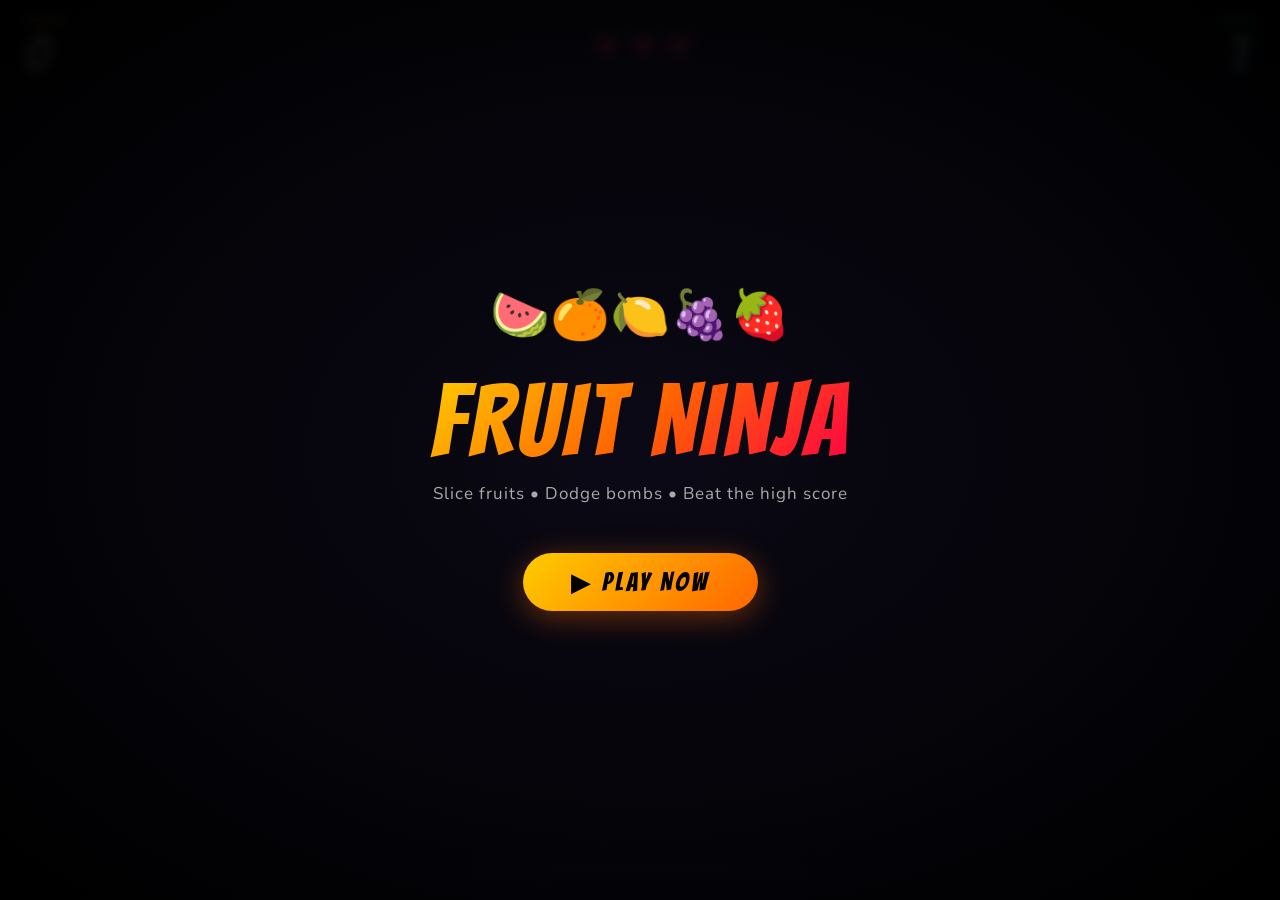
<file: public/fruit slice/index.html>
<!DOCTYPE html>
<html lang="en">
<head>
<meta charset="UTF-8">
<meta name="viewport" content="width=device-width, initial-scale=1.0">
<title>🍉 Fruit Ninja</title>
<style>
  @import url('https://fonts.googleapis.com/css2?family=Bangers&family=Nunito:wght@700;900&display=swap');

  * { margin: 0; padding: 0; box-sizing: border-box; }

  body {
    background: #0a0a0f;
    font-family: 'Nunito', sans-serif;
    overflow: hidden;
    height: 100vh;
    width: 100vw;
    user-select: none;
  }

  #bg-canvas {
    position: fixed;
    top: 0; left: 0;
    width: 100%; height: 100%;
    z-index: 0;
  }

  #game-canvas {
    position: fixed;
    top: 0; left: 0;
    width: 100%; height: 100%;
    z-index: 2;
    cursor: crosshair;
  }

  /* HUD */
  #hud {
    position: fixed;
    top: 0; left: 0; right: 0;
    z-index: 10;
    display: flex;
    align-items: center;
    justify-content: space-between;
    padding: 14px 24px;
    background: linear-gradient(180deg, rgba(0,0,0,0.7) 0%, transparent 100%);
    pointer-events: none;
  }

  #score-box {
    display: flex;
    flex-direction: column;
    align-items: flex-start;
  }

  #score-label {
    font-family: 'Bangers', cursive;
    font-size: 13px;
    letter-spacing: 3px;
    color: #ffcc00;
    text-shadow: 0 0 10px #ffcc0088;
  }

  #score {
    font-family: 'Bangers', cursive;
    font-size: 52px;
    color: #fff;
    text-shadow: 0 0 20px #ffcc00aa, 2px 2px 0 #000;
    line-height: 1;
    transition: transform 0.1s;
  }

  #score.pop { transform: scale(1.3); }

  #lives-box {
    display: flex;
    gap: 8px;
    align-items: center;
  }

  .life-icon {
    display: inline-flex;
    align-items: center;
    justify-content: center;
    transition: all 0.4s cubic-bezier(0.175, 0.885, 0.32, 1.275);
  }
  .heart-svg {
    width: 28px;
    height: 28px;
    fill: #ff2a5f;
    filter: drop-shadow(0 0 6px rgba(255, 42, 95, 0.8));
    animation: heartBeat 1.2s infinite alternate ease-in-out;
    transition: all 0.4s;
  }
  @keyframes heartBeat {
    0% { transform: scale(1); }
    100% { transform: scale(1.12); }
  }
  .life-icon.lost .heart-svg {
    fill: #3a3a4a;
    filter: drop-shadow(0 0 2px rgba(0, 0, 0, 0.5));
    animation: none;
    transform: scale(0.75) rotate(-15deg);
    opacity: 0.4;
  }

  #level-box {
    display: flex;
    flex-direction: column;
    align-items: center;
  }

  #level-label {
    font-family: 'Bangers', cursive;
    font-size: 13px;
    letter-spacing: 3px;
    color: #00ffaa;
    text-shadow: 0 0 10px #00ffaa88;
  }

  #level {
    font-family: 'Bangers', cursive;
    font-size: 52px;
    color: #fff;
    text-shadow: 0 0 20px #00ffaaaa, 2px 2px 0 #000;
    line-height: 1;
  }

  /* Pause Button */
  #pause-btn {
    position: fixed;
    top: 14px;
    left: 50%;
    transform: translateX(-50%);
    z-index: 20;
    background: rgba(255,255,255,0.1);
    border: 2px solid rgba(255,255,255,0.3);
    border-radius: 50%;
    width: 48px; height: 48px;
    font-size: 20px;
    color: #fff;
    cursor: pointer;
    pointer-events: all;
    display: flex;
    align-items: center;
    justify-content: center;
    backdrop-filter: blur(8px);
    transition: all 0.2s;
    display: none;
  }
  #pause-btn:hover {
    background: rgba(255,255,255,0.25);
    border-color: #ffcc00;
    transform: translateX(-50%) scale(1.1);
  }

  /* Overlay Screens */
  .overlay {
    position: fixed;
    inset: 0;
    z-index: 30;
    display: flex;
    flex-direction: column;
    align-items: center;
    justify-content: center;
    background: radial-gradient(ellipse at center, rgba(10,10,20,0.92) 0%, rgba(0,0,0,0.97) 100%);
    backdrop-filter: blur(4px);
  }

  .overlay-title {
    font-family: 'Bangers', cursive;
    font-size: clamp(56px, 10vw, 100px);
    letter-spacing: 4px;
    background: linear-gradient(135deg, #ffcc00, #ff6600, #ff0044);
    -webkit-background-clip: text;
    -webkit-text-fill-color: transparent;
    background-clip: text;
    text-shadow: none;
    margin-bottom: 8px;
    animation: titleFloat 3s ease-in-out infinite;
  }

  @keyframes titleFloat {
    0%,100% { transform: translateY(0) rotate(-1deg); }
    50% { transform: translateY(-10px) rotate(1deg); }
  }

  .overlay-sub {
    font-size: 17px;
    color: #aaa;
    margin-bottom: 40px;
    letter-spacing: 1px;
  }

  .fruits-deco {
    font-size: 48px;
    margin-bottom: 20px;
    animation: spin 8s linear infinite;
  }

  @keyframes spin {
    from { transform: rotate(0); }
    to { transform: rotate(360deg); }
  }

  .btn {
    font-family: 'Bangers', cursive;
    font-size: 26px;
    letter-spacing: 3px;
    padding: 14px 48px;
    border: none;
    border-radius: 50px;
    cursor: pointer;
    transition: all 0.2s;
    margin: 8px;
    position: relative;
    overflow: hidden;
  }

  .btn-primary {
    background: linear-gradient(135deg, #ffcc00, #ff6600);
    color: #000;
    box-shadow: 0 6px 30px #ff660066;
  }

  .btn-primary:hover {
    transform: translateY(-3px) scale(1.05);
    box-shadow: 0 12px 40px #ff660099;
  }

  .btn-secondary {
    background: rgba(255,255,255,0.1);
    color: #fff;
    border: 2px solid rgba(255,255,255,0.3);
  }
  .btn-secondary:hover {
    background: rgba(255,255,255,0.2);
    transform: translateY(-2px);
  }

  #final-score {
    font-family: 'Bangers', cursive;
    font-size: 80px;
    color: #ffcc00;
    text-shadow: 0 0 40px #ffcc0099;
    line-height: 1;
    margin: 10px 0;
  }

  #high-score-label {
    font-size: 16px;
    color: #00ffaa;
    margin-bottom: 30px;
    letter-spacing: 2px;
  }

  /* Pause overlay */
  #pause-overlay .overlay-title {
    font-size: clamp(60px, 12vw, 120px);
    background: linear-gradient(135deg, #00ffaa, #00ccff);
    -webkit-background-clip: text;
    background-clip: text;
  }

  /* Combo display */
  #combo-display {
    position: fixed;
    top: 90px;
    left: 50%;
    transform: translateX(-50%);
    z-index: 15;
    font-family: 'Bangers', cursive;
    font-size: 26px;
    color: #ffcc00;
    text-shadow: 0 0 10px #ffcc00, 1px 1px 0 #000;
    pointer-events: none;
    opacity: 0;
    transition: opacity 0.3s;
    white-space: nowrap;
    background: rgba(0,0,0,0.4);
    padding: 2px 14px;
    border-radius: 20px;
  }

  /* Instructions */
  #instructions {
    position: fixed;
    bottom: 20px;
    left: 50%;
    transform: translateX(-50%);
    font-size: 13px;
    color: rgba(255,255,255,0.4);
    letter-spacing: 1px;
    z-index: 10;
    pointer-events: none;
    text-align: center;
  }

  /* Level up flash */
  #level-flash {
    position: fixed;
    inset: 0;
    z-index: 25;
    display: flex;
    align-items: center;
    justify-content: center;
    pointer-events: none;
    opacity: 0;
  }

  #level-flash-text {
    font-family: 'Bangers', cursive;
    font-size: 90px;
    color: #00ffaa;
    text-shadow: 0 0 60px #00ffaa;
    letter-spacing: 4px;
  }
</style>
</head>
<body>

<canvas id="bg-canvas"></canvas>
<canvas id="game-canvas"></canvas>

<!-- HUD -->
<div id="hud">
  <div id="score-box">
    <div id="score-label">SCORE</div>
    <div id="score">0</div>
  </div>
  <div id="lives-box">
    <span class="life-icon" id="life-1">
      <svg class="heart-svg" viewBox="0 0 24 24"><path d="M12 21.35l-1.45-1.32C5.4 15.36 2 12.28 2 8.5 2 5.42 4.42 3 7.5 3c1.74 0 3.41.81 4.5 2.09C13.09 3.81 14.76 3 16.5 3 19.58 3 22 5.42 22 8.5c0 3.78-3.4 6.86-8.55 11.54L12 21.35z"/></svg>
    </span>
    <span class="life-icon" id="life-2">
      <svg class="heart-svg" viewBox="0 0 24 24"><path d="M12 21.35l-1.45-1.32C5.4 15.36 2 12.28 2 8.5 2 5.42 4.42 3 7.5 3c1.74 0 3.41.81 4.5 2.09C13.09 3.81 14.76 3 16.5 3 19.58 3 22 5.42 22 8.5c0 3.78-3.4 6.86-8.55 11.54L12 21.35z"/></svg>
    </span>
    <span class="life-icon" id="life-3">
      <svg class="heart-svg" viewBox="0 0 24 24"><path d="M12 21.35l-1.45-1.32C5.4 15.36 2 12.28 2 8.5 2 5.42 4.42 3 7.5 3c1.74 0 3.41.81 4.5 2.09C13.09 3.81 14.76 3 16.5 3 19.58 3 22 5.42 22 8.5c0 3.78-3.4 6.86-8.55 11.54L12 21.35z"/></svg>
    </span>
  </div>
  <div id="level-box">
    <div id="level-label">LEVEL</div>
    <div id="level">1</div>
  </div>
</div>

<button id="pause-btn">⏸</button>

<!-- Combo display -->
<div id="combo-display"></div>

<!-- Level up flash -->
<div id="level-flash"><div id="level-flash-text"></div></div>

<!-- Instructions -->
<div id="instructions">Move mouse fast to slice fruits • Avoid 💣 bombs</div>

<!-- Start Screen -->
<div class="overlay" id="start-screen">
  <div class="fruits-deco">🍉🍊🍋🍇🍓</div>
  <div class="overlay-title">FRUIT NINJA</div>
  <div class="overlay-sub">Slice fruits • Dodge bombs • Beat the high score</div>
  <button class="btn btn-primary" onclick="startGame()">▶ PLAY NOW</button>
</div>

<!-- Pause Screen -->
<div class="overlay" id="pause-overlay" style="display:none">
  <div class="overlay-title">PAUSED</div>
  <div class="overlay-sub">Take a breath, ninja...</div>
  <button class="btn btn-primary" onclick="resumeGame()">▶ RESUME</button>
  <button class="btn btn-secondary" onclick="restartGame()">↺ RESTART</button>
</div>

<!-- Game Over Screen -->
<div class="overlay" id="gameover-screen" style="display:none">
  <div class="overlay-title">GAME OVER</div>
  <div id="final-score">0</div>
  <div id="high-score-label">HIGH SCORE: 0</div>
  <button class="btn btn-primary" onclick="restartGame()">↺ PLAY AGAIN</button>
</div>

<script>
const canvas = document.getElementById('game-canvas');
const ctx = canvas.getContext('2d');
const bgCanvas = document.getElementById('bg-canvas');
const bgCtx = bgCanvas.getContext('2d');

let W, H;
function resize() {
  W = canvas.width = bgCanvas.width = window.innerWidth;
  H = canvas.height = bgCanvas.height = window.innerHeight;
  drawBG();
}
window.addEventListener('resize', resize);
resize();

// ---- BG ----
function drawBG() {
  const grad = bgCtx.createRadialGradient(W/2, H/2, 0, W/2, H/2, Math.max(W,H));
  grad.addColorStop(0, '#1a0a2e');
  grad.addColorStop(0.5, '#0d0d1a');
  grad.addColorStop(1, '#000008');
  bgCtx.fillStyle = grad;
  bgCtx.fillRect(0,0,W,H);
  // Stars
  for(let i=0;i<120;i++){
    const x=Math.random()*W, y=Math.random()*H, r=Math.random()*1.5;
    bgCtx.beginPath();
    bgCtx.arc(x,y,r,0,Math.PI*2);
    bgCtx.fillStyle=`rgba(255,255,255,${Math.random()*0.6+0.1})`;
    bgCtx.fill();
  }
}

// ---- GAME STATE ----
let score = 0, lives = 3, level = 1, gameRunning = false, gamePaused = false;
let fruits = [], particles = [], sliceTrails = [], splats = [];
let combo = 0, comboTimer = 0;
let highScore = parseInt(localStorage.getItem('fruitHS') || '0');
let frameCount = 0, spawnTimer = 0;
let mouseX = 0, mouseY = 0, prevMouseX = 0, prevMouseY = 0;
let mouseSpeed = 0;
let animId;

const FRUIT_TYPES = [
  { emoji: '🍉', name: 'watermelon', color: '#ff4466', juice: '#ff2244', points: 3, radius: 34 },
  { emoji: '🍊', name: 'orange',     color: '#ff8800', juice: '#ff6600', points: 2, radius: 28 },
  { emoji: '🍋', name: 'lemon',      color: '#ffee00', juice: '#ffdd00', points: 2, radius: 26 },
  { emoji: '🍇', name: 'grape',      color: '#9933ff', juice: '#7700cc', points: 4, radius: 27 },
  { emoji: '🍓', name: 'strawberry', color: '#ff2255', juice: '#cc0033', points: 3, radius: 25 },
  { emoji: '🍑', name: 'peach',      color: '#ffaa66', juice: '#ff8844', points: 2, radius: 27 },
  { emoji: '🍍', name: 'pineapple',  color: '#ffdd00', juice: '#ffaa00', points: 5, radius: 32 },
  { emoji: '🥝', name: 'kiwi',       color: '#66cc44', juice: '#449922', points: 3, radius: 26 },
];

// ---- UI REFS ----
const scoreEl = document.getElementById('score');
const levelEl = document.getElementById('level');
const pauseBtn = document.getElementById('pause-btn');
const comboEl = document.getElementById('combo-display');
const levelFlash = document.getElementById('level-flash');
const levelFlashText = document.getElementById('level-flash-text');

function updateScore(pts) {
  score += pts;
  scoreEl.textContent = score;
  scoreEl.classList.remove('pop');
  void scoreEl.offsetWidth;
  scoreEl.classList.add('pop');
  setTimeout(()=>scoreEl.classList.remove('pop'),100);
  // Level up every 30 pts
  const newLevel = Math.floor(score / 30) + 1;
  if(newLevel > level) {
    level = newLevel;
    levelEl.textContent = level;
    showLevelFlash();
  }
}

function showLevelFlash() {
  levelFlashText.textContent = `LEVEL ${level}!`;
  levelFlash.style.opacity = '1';
  setTimeout(()=>{levelFlash.style.opacity='0';},1200);
}

function updateLives(delta) {
  lives += delta;
  for(let i=1;i<=3;i++){
    const el = document.getElementById(`life-${i}`);
    el.classList.toggle('lost', i > lives);
  }
  if(lives <= 0) endGame();
}

// ---- FRUIT ----
function spawnFruit() {
  const isBomb = Math.random() < 0.12 + level * 0.01;
  const type = FRUIT_TYPES[Math.floor(Math.random() * FRUIT_TYPES.length)];
  const x = 80 + Math.random() * (W - 160);
  const vy = -(9 + Math.random() * 6 + level * 0.4);
  const vx = (Math.random() - 0.5) * 4;
  fruits.push({
    x, y: H + 60,
    vx, vy,
    ay: 0.28,
    radius: isBomb ? 30 : type.radius,
    isBomb,
    type: isBomb ? null : type,
    emoji: isBomb ? '💣' : type.emoji,
    color: isBomb ? '#333' : type.color,
    juice: isBomb ? '#555' : type.juice,
    rotation: Math.random() * Math.PI * 2,
    rotSpeed: (Math.random()-0.5)*0.1,
    sliced: false,
    opacity: 1,
    // For sliced halves
    half1: null, half2: null,
  });
}

function sliceFruit(fruit, mx, my) {
  if(fruit.sliced) return;
  fruit.sliced = true;

  if(fruit.isBomb) {
    // BOMB! 
    triggerBombEffect(fruit.x, fruit.y);
    updateLives(-1);
    return;
  }

  const pts = (fruit.type.points || 1) * (combo >= 3 ? 2 : 1);
  updateScore(pts);

  // Combo
  combo++;
  comboTimer = 90;
  if(combo >= 3) showCombo();

  // Create halves
  const angle = Math.atan2(my - fruit.y, mx - fruit.x) + Math.PI/2;
  createHalves(fruit, angle);
  // Juice splatter
  createJuiceSplatter(fruit.x, fruit.y, fruit.juice, fruit.radius);
  // Score float
  createScoreFloat(fruit.x, fruit.y - fruit.radius, '+'+pts);
}

function createHalves(fruit, angle) {
  for(let s = -1; s <= 1; s += 2) {
    particles.push({
      type: 'half',
      x: fruit.x,
      y: fruit.y,
      vx: Math.cos(angle) * s * 3 + fruit.vx,
      vy: Math.sin(angle) * s * 3 + fruit.vy * 0.5,
      ay: 0.25,
      emoji: fruit.emoji,
      side: s,
      rotation: fruit.rotation,
      rotSpeed: fruit.rotSpeed + s * 0.12,
      opacity: 1,
      radius: fruit.radius,
      life: 80,
      maxLife: 80,
    });
  }
}

function createJuiceSplatter(x, y, color, r) {
  // Static splat on canvas
  splats.push({ x, y, color, r, opacity: 0.7, life: 220, maxLife: 220 });
  // Particles
  const count = 18 + Math.floor(r);
  for(let i = 0; i < count; i++) {
    const angle = Math.random() * Math.PI * 2;
    const speed = 1.5 + Math.random() * 5;
    particles.push({
      type: 'juice',
      x, y,
      vx: Math.cos(angle) * speed,
      vy: Math.sin(angle) * speed - 2,
      ay: 0.18,
      color,
      radius: 2 + Math.random() * 5,
      opacity: 0.9,
      life: 40 + Math.random() * 30,
      maxLife: 70,
    });
  }
}

function createScoreFloat(x, y, text) {
  particles.push({
    type: 'score',
    x, y, vx: 0, vy: -1.5, ay: 0,
    text, opacity: 1,
    life: 60, maxLife: 60,
  });
}

function triggerBombEffect(x, y) {
  // Big explosion particles
  for(let i = 0; i < 40; i++) {
    const a = Math.random()*Math.PI*2;
    const s = 2 + Math.random()*7;
    particles.push({
      type:'juice', x, y,
      vx: Math.cos(a)*s, vy: Math.sin(a)*s - 3,
      ay: 0.2,
      color: i%3===0 ? '#ff4400' : i%3===1 ? '#ffaa00' : '#ff0000',
      radius: 3+Math.random()*7,
      opacity:1, life:60+Math.random()*40, maxLife:100,
    });
  }
  particles.push({type:'score', x, y:y-40, vx:0, vy:-2, ay:0, text:'💥', opacity:1, life:60, maxLife:60});
}

function showCombo() {
  comboEl.textContent = `🔥 ${combo}x COMBO!`;
  comboEl.style.opacity = '1';
}

// ---- SLICE TRAIL ----
canvas.addEventListener('mousemove', (e) => {
  prevMouseX = mouseX;
  prevMouseY = mouseY;
  mouseX = e.clientX;
  mouseY = e.clientY;
  const dx = mouseX - prevMouseX, dy = mouseY - prevMouseY;
  mouseSpeed = Math.sqrt(dx*dx+dy*dy);

  if(gameRunning && !gamePaused) {
    sliceTrails.push({ x: mouseX, y: mouseY, opacity: 1, life: 12 });
    if(mouseSpeed > 8) {
      checkSlice(prevMouseX, prevMouseY, mouseX, mouseY);
    }
  }
});

// Touch support
let lastTouch = null;
canvas.addEventListener('touchstart', e => { e.preventDefault(); const t=e.touches[0]; lastTouch={x:t.clientX,y:t.clientY}; });
canvas.addEventListener('touchmove', e => {
  e.preventDefault();
  const t = e.touches[0];
  if(!lastTouch) return;
  prevMouseX=lastTouch.x; prevMouseY=lastTouch.y;
  mouseX=t.clientX; mouseY=t.clientY;
  const dx=mouseX-prevMouseX,dy=mouseY-prevMouseY;
  mouseSpeed=Math.sqrt(dx*dx+dy*dy);
  if(gameRunning && !gamePaused) {
    sliceTrails.push({x:mouseX,y:mouseY,opacity:1,life:12});
    if(mouseSpeed>5) checkSlice(prevMouseX,prevMouseY,mouseX,mouseY);
  }
  lastTouch={x:t.clientX,y:t.clientY};
},{passive:false});

function checkSlice(x1,y1,x2,y2) {
  fruits.forEach(f => {
    if(f.sliced) return;
    // Line-circle intersection
    const dx=x2-x1, dy=y2-y1;
    const fx=x1-f.x, fy=y1-f.y;
    const a=dx*dx+dy*dy;
    const b=2*(fx*dx+fy*dy);
    const c=fx*fx+fy*fy - f.radius*f.radius;
    const disc=b*b-4*a*c;
    if(disc>=0) sliceFruit(f,(x1+x2)/2,(y1+y2)/2);
  });
}

// ---- MAIN LOOP ----
function gameLoop() {
  if(!gameRunning) return;
  if(gamePaused) { animId = requestAnimationFrame(gameLoop); return; }

  ctx.clearRect(0,0,W,H);
  frameCount++;

  // Spawn
  const spawnRate = Math.max(30 - level * 3, 10);
  spawnTimer++;
  if(spawnTimer >= spawnRate) {
    const count = 1 + (level > 3 ? 1 : 0) + (level > 6 ? 1 : 0);
    for(let i=0;i<count;i++) setTimeout(spawnFruit, i*180);
    spawnTimer = 0;
  }

  // Combo timer
  if(comboTimer > 0) {
    comboTimer--;
    if(comboTimer === 0) { combo = 0; comboEl.style.opacity='0'; }
  }

  // Draw splats (juice on ground)
  splats.forEach(s => {
    s.life--;
    s.opacity = (s.life / s.maxLife) * 0.65;
    ctx.save();
    ctx.globalAlpha = s.opacity;
    ctx.fillStyle = s.color;
    ctx.beginPath();
    ctx.ellipse(s.x, s.y + s.r*0.5, s.r*1.2, s.r*0.5, 0, 0, Math.PI*2);
    ctx.fill();
    // Drips
    for(let i=0;i<4;i++){
      const ox = (i-1.5)*s.r*0.4;
      const ht = s.r * (0.3+Math.sin(i*1.3)*0.3);
      ctx.beginPath();
      ctx.ellipse(s.x+ox, s.y+s.r*0.5+ht*0.5, s.r*0.12, ht*0.5, 0,0,Math.PI*2);
      ctx.fill();
    }
    ctx.restore();
  });
  splats = splats.filter(s=>s.life>0);

  // Draw slice trail
  sliceTrails.forEach((t,i) => {
    t.life--;
    t.opacity = t.life/12;
  });
  if(sliceTrails.length > 1) {
    ctx.save();
    ctx.lineCap='round';
    for(let i=1;i<sliceTrails.length;i++){
      const t=sliceTrails[i], p=sliceTrails[i-1];
      ctx.globalAlpha = t.opacity*0.8;
      ctx.strokeStyle = `hsl(${frameCount*5%360},100%,75%)`;
      ctx.lineWidth = 3 * t.opacity;
      ctx.beginPath();
      ctx.moveTo(p.x,p.y);
      ctx.lineTo(t.x,t.y);
      ctx.stroke();
    }
    ctx.restore();
  }
  sliceTrails = sliceTrails.filter(t=>t.life>0);

  // Draw fruits
  fruits.forEach(f => {
    if(f.sliced) return;
    f.x += f.vx;
    f.y += f.vy;
    f.vy += f.ay;
    f.rotation += f.rotSpeed;

    // Miss fruit
    if(f.y > H + 80 && !f.sliced) {
      f.sliced = true;
      if(!f.isBomb) {
        updateLives(-1);
        particles.push({type:'score',x:f.x,y:H-40,vx:0,vy:-1.5,ay:0,text:'MISS!',opacity:1,life:60,maxLife:60,color:'#ff4444'});
      }
    }

    ctx.save();
    ctx.translate(f.x, f.y);
    ctx.rotate(f.rotation);
    ctx.font = `${f.radius*1.8}px serif`;
    ctx.textAlign='center';
    ctx.textBaseline='middle';
    // Shadow glow
    ctx.shadowColor = f.isBomb ? '#ff4400' : f.color;
    ctx.shadowBlur = 15;
    ctx.fillText(f.emoji, 0, 0);
    ctx.restore();
  });
  fruits = fruits.filter(f=> f.y < H+100);

  // Draw particles
  particles.forEach(p => {
    p.x += p.vx;
    p.y += p.vy;
    p.vy += p.ay;
    p.life--;
    p.opacity = p.life / p.maxLife;

    ctx.save();
    ctx.globalAlpha = Math.max(0, p.opacity);

    if(p.type === 'juice') {
      ctx.fillStyle = p.color;
      ctx.shadowColor = p.color;
      ctx.shadowBlur = 6;
      const r = Math.max(0.01, p.radius * p.opacity);
      ctx.beginPath();
      ctx.arc(p.x, p.y, r, 0, Math.PI*2);
      ctx.fill();
    } else if(p.type === 'half') {
      p.rotation += p.rotSpeed;
      ctx.translate(p.x, p.y);
      ctx.rotate(p.rotation);
      // Clip half
      ctx.beginPath();
      ctx.rect(p.side < 0 ? -p.radius*2 : 0, -p.radius*2, p.radius*2, p.radius*4);
      ctx.clip();
      ctx.font = `${p.radius*1.8}px serif`;
      ctx.textAlign='center';
      ctx.textBaseline='middle';
      ctx.shadowColor='rgba(0,0,0,0.4)';
      ctx.shadowBlur=5;
      ctx.fillText(p.emoji, 0, 0);
      // Cut face (juice color)
      ctx.globalAlpha = p.opacity * 0.8;
      ctx.fillStyle = p.side < 0 ? 'rgba(255,255,255,0.3)' : 'rgba(0,0,0,0.1)';
      ctx.fillRect(p.side < 0 ? -p.radius*0.1 : -p.radius*0.1, -p.radius, p.radius*0.2, p.radius*2);
    } else if(p.type === 'score') {
      ctx.fillStyle = p.color || '#ffee00';
      ctx.font = `bold ${28 + (p.text.length<4?10:0)}px 'Bangers', cursive`;
      ctx.textAlign='center';
      ctx.textBaseline='middle';
      ctx.shadowColor = p.color || '#ffcc00';
      ctx.shadowBlur = 12;
      ctx.fillText(p.text, p.x, p.y);
    }
    ctx.restore();
  });
  particles = particles.filter(p=>p.life>0);

  animId = requestAnimationFrame(gameLoop);
}

// ---- CONTROLS ----
function startGame() {
  document.getElementById('start-screen').style.display = 'none';
  resetState();
  gameRunning = true;
  pauseBtn.style.display = 'flex';
  document.getElementById('instructions').style.display = 'block';
  gameLoop();
}

function resetState() {
  score = 0; lives = 3; level = 1; combo = 0; comboTimer = 0;
  frameCount = 0; spawnTimer = 0;
  fruits = []; particles = []; sliceTrails = []; splats = [];
  scoreEl.textContent = '0';
  levelEl.textContent = '1';
  for(let i=1;i<=3;i++) document.getElementById(`life-${i}`).classList.remove('lost');
  comboEl.style.opacity = '0';
  levelFlash.style.opacity = '0';
}

function endGame() {
  gameRunning = false;
  gamePaused = false;
  cancelAnimationFrame(animId);
  pauseBtn.style.display = 'none';
  if(score > highScore) {
    highScore = score;
    localStorage.setItem('fruitHS', highScore);
  }
  document.getElementById('final-score').textContent = score;
  document.getElementById('high-score-label').textContent = `HIGH SCORE: ${highScore}`;
  document.getElementById('gameover-screen').style.display = 'flex';
}

function restartGame() {
  document.getElementById('gameover-screen').style.display = 'none';
  document.getElementById('pause-overlay').style.display = 'none';
  cancelAnimationFrame(animId);
  gameRunning = false;
  gamePaused = false;
  resetState();
  gameRunning = true;
  pauseBtn.style.display = 'flex';
  pauseBtn.textContent = '⏸';
  gameLoop();
}

function resumeGame() {
  gamePaused = false;
  document.getElementById('pause-overlay').style.display = 'none';
  pauseBtn.textContent = '⏸';
}

pauseBtn.addEventListener('click', () => {
  if(!gameRunning) return;
  if(gamePaused) {
    resumeGame();
  } else {
    gamePaused = true;
    pauseBtn.textContent = '▶';
    document.getElementById('pause-overlay').style.display = 'flex';
  }
});

// Keyboard pause
window.addEventListener('keydown', e => {
  if(e.code === 'Space' || e.code === 'KeyP') {
    if(!gameRunning) return;
    if(gamePaused) resumeGame();
    else {
      gamePaused = true;
      pauseBtn.textContent = '▶';
      document.getElementById('pause-overlay').style.display = 'flex';
    }
  }
});
</script>
</body>
</html>
</file>
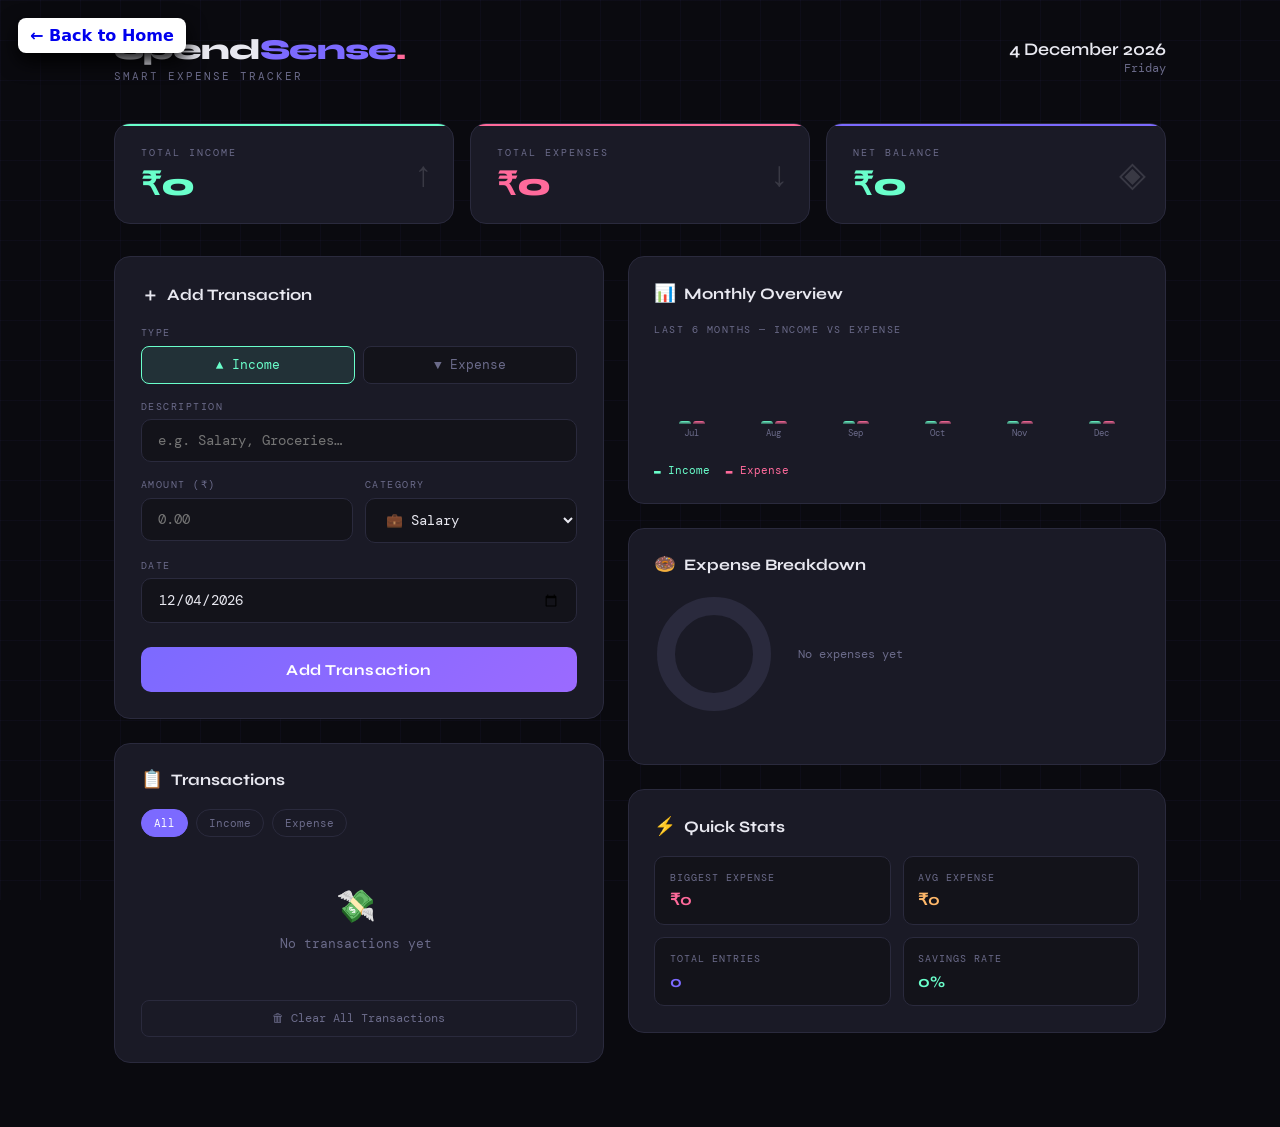
<file: public/SpendSense/index.html>
<!DOCTYPE html>
<html lang="en">
<head>
  <meta charset="UTF-8" />
  <meta name="viewport" content="width=device-width, initial-scale=1.0"/>
  <title>SpendSense – Smart Expense Tracker</title>
  <link href="https://fonts.googleapis.com/css2?family=Syne:wght@400;600;700;800&family=DM+Mono:wght@300;400;500&display=swap" rel="stylesheet"/>
  <style>
    :root {
      --bg:       #0a0a0f;
      --surface:  #13131a;
      --card:     #1a1a26;
      --border:   #2a2a3d;
      --accent:   #7c6aff;
      --accent2:  #ff6a9b;
      --accent3:  #6affcb;
      --accent4:  #ffb86a;
      --text:     #e8e8f0;
      --muted:    #6b6b8a;
      --danger:   #ff4a6a;
      --success:  #4affaa;
      --font-head: 'Syne', sans-serif;
      --font-mono: 'DM Mono', monospace;
    }

    *, *::before, *::after { box-sizing: border-box; margin: 0; padding: 0; }

    body {
      background: var(--bg);
      color: var(--text);
      font-family: var(--font-mono);
      min-height: 100vh;
      overflow-x: hidden;
    }

    /* Animated background grid */
    body::before {
      content: '';
      position: fixed; inset: 0;
      background-image:
        linear-gradient(rgba(124,106,255,0.04) 1px, transparent 1px),
        linear-gradient(90deg, rgba(124,106,255,0.04) 1px, transparent 1px);
      background-size: 40px 40px;
      pointer-events: none;
      z-index: 0;
    }

    .app { position: relative; z-index: 1; max-width: 1100px; margin: 0 auto; padding: 2rem 1.5rem 4rem; }

    /* ── Header ── */
    header {
      display: flex; align-items: center; justify-content: space-between;
      margin-bottom: 2.5rem;
      animation: fadeDown .6s ease both;
    }
    .logo { font-family: var(--font-head); font-size: 1.8rem; font-weight: 800; letter-spacing: -1px; }
    .logo span { color: var(--accent); }
    .logo em { color: var(--accent2); font-style: normal; }
    .tagline { font-size: .7rem; color: var(--muted); letter-spacing: 2px; text-transform: uppercase; margin-top: 2px; }

    .header-date { text-align: right; font-size: .75rem; color: var(--muted); }
    .header-date strong { display: block; font-family: var(--font-head); font-size: 1.1rem; color: var(--text); font-weight: 600; }

    /* ── Summary Cards ── */
    .summary { display: grid; grid-template-columns: repeat(3,1fr); gap: 1rem; margin-bottom: 2rem; }

    .card {
      background: var(--card);
      border: 1px solid var(--border);
      border-radius: 16px;
      padding: 1.4rem 1.6rem;
      position: relative; overflow: hidden;
      animation: fadeUp .5s ease both;
    }
    .card::before {
      content: '';
      position: absolute; top: 0; left: 0; right: 0; height: 2px;
    }
    .card.income::before  { background: var(--accent3); }
    .card.expense::before { background: var(--accent2); }
    .card.balance::before { background: var(--accent); }

    .card-label { font-size: .65rem; letter-spacing: 2px; text-transform: uppercase; color: var(--muted); margin-bottom: .6rem; }
    .card-value { font-family: var(--font-head); font-size: 2rem; font-weight: 800; line-height: 1; }
    .card.income  .card-value { color: var(--accent3); }
    .card.expense .card-value { color: var(--accent2); }
    .card.balance .card-value { color: var(--accent); }

    .card-icon { position: absolute; right: 1.2rem; top: 50%; transform: translateY(-50%); font-size: 2.2rem; opacity: .15; }

    /* ── Main Grid ── */
    .main-grid { display: grid; grid-template-columns: 1fr 1.1fr; gap: 1.5rem; align-items: start; }

    /* ── Panel ── */
    .panel {
      background: var(--card);
      border: 1px solid var(--border);
      border-radius: 16px;
      padding: 1.6rem;
      animation: fadeUp .6s ease both;
    }
    .panel-title {
      font-family: var(--font-head); font-size: 1rem; font-weight: 700;
      margin-bottom: 1.2rem; display: flex; align-items: center; gap: .5rem;
    }
    .panel-title span { font-size: 1.1rem; }

    /* ── Form ── */
    .form-group { margin-bottom: 1rem; }
    label { display: block; font-size: .65rem; letter-spacing: 1.5px; text-transform: uppercase; color: var(--muted); margin-bottom: .4rem; }

    input, select {
      width: 100%;
      background: var(--surface);
      border: 1px solid var(--border);
      border-radius: 10px;
      padding: .75rem 1rem;
      color: var(--text);
      font-family: var(--font-mono);
      font-size: .85rem;
      outline: none;
      transition: border-color .2s, box-shadow .2s;
    }
    input:focus, select:focus {
      border-color: var(--accent);
      box-shadow: 0 0 0 3px rgba(124,106,255,.15);
    }
    select option { background: var(--surface); }

    .row { display: grid; grid-template-columns: 1fr 1fr; gap: .75rem; }

    .type-toggle { display: flex; gap: .5rem; }
    .type-btn {
      flex: 1; padding: .6rem; border-radius: 8px; border: 1px solid var(--border);
      background: var(--surface); color: var(--muted);
      font-family: var(--font-mono); font-size: .8rem; cursor: pointer;
      transition: all .2s;
    }
    .type-btn.active.income-btn  { background: rgba(106,255,203,.1); border-color: var(--accent3); color: var(--accent3); }
    .type-btn.active.expense-btn { background: rgba(255,106,155,.1); border-color: var(--accent2); color: var(--accent2); }

    .add-btn {
      width: 100%; padding: .85rem;
      background: linear-gradient(135deg, var(--accent), #9b6aff);
      border: none; border-radius: 10px;
      color: #fff; font-family: var(--font-head); font-size: .95rem; font-weight: 700;
      cursor: pointer; margin-top: .5rem;
      transition: transform .15s, box-shadow .2s;
      letter-spacing: .5px;
    }
    .add-btn:hover { transform: translateY(-1px); box-shadow: 0 8px 24px rgba(124,106,255,.35); }
    .add-btn:active { transform: translateY(0); }

    /* ── Chart ── */
    .chart-wrap { margin-bottom: 1.5rem; }
    .chart-title { font-size: .65rem; letter-spacing: 1.5px; text-transform: uppercase; color: var(--muted); margin-bottom: .8rem; }
    .chart-bars { display: flex; gap: .4rem; align-items: flex-end; height: 90px; }
    .bar-col { flex: 1; display: flex; flex-direction: column; align-items: center; gap: .3rem; }
    .bar {
      width: 100%; border-radius: 5px 5px 0 0;
      transition: height .5s cubic-bezier(.4,0,.2,1);
      min-height: 3px;
    }
    .bar.income-bar  { background: linear-gradient(180deg, var(--accent3), rgba(106,255,203,.3)); }
    .bar.expense-bar { background: linear-gradient(180deg, var(--accent2), rgba(255,106,155,.3)); }
    .bar-label { font-size: .55rem; color: var(--muted); }

    /* ── Donut ── */
    .donut-row { display: flex; align-items: center; gap: 1.5rem; margin-bottom: 1.5rem; }
    .donut-svg { flex-shrink: 0; }
    .donut-legend { flex: 1; }
    .legend-item { display: flex; align-items: center; gap: .5rem; margin-bottom: .5rem; font-size: .75rem; }
    .legend-dot { width: 10px; height: 10px; border-radius: 50%; flex-shrink: 0; }

    /* ── Transaction List ── */
    .tx-list { display: flex; flex-direction: column; gap: .5rem; max-height: 320px; overflow-y: auto; padding-right: .3rem; }
    .tx-list::-webkit-scrollbar { width: 4px; }
    .tx-list::-webkit-scrollbar-track { background: transparent; }
    .tx-list::-webkit-scrollbar-thumb { background: var(--border); border-radius: 4px; }

    .tx-item {
      display: flex; align-items: center; gap: .75rem;
      background: var(--surface); border: 1px solid var(--border);
      border-radius: 10px; padding: .75rem 1rem;
      transition: border-color .2s;
      animation: fadeLeft .3s ease both;
    }
    .tx-item:hover { border-color: var(--accent); }

    .tx-icon {
      width: 36px; height: 36px; border-radius: 10px;
      display: flex; align-items: center; justify-content: center;
      font-size: 1.1rem; flex-shrink: 0;
    }
    .tx-icon.income  { background: rgba(106,255,203,.1); }
    .tx-icon.expense { background: rgba(255,106,155,.1); }

    .tx-info { flex: 1; min-width: 0; }
    .tx-name { font-size: .82rem; font-weight: 500; white-space: nowrap; overflow: hidden; text-overflow: ellipsis; }
    .tx-meta { font-size: .65rem; color: var(--muted); margin-top: 2px; }

    .tx-amount { font-family: var(--font-head); font-size: .95rem; font-weight: 700; flex-shrink: 0; }
    .tx-amount.income  { color: var(--accent3); }
    .tx-amount.expense { color: var(--accent2); }

    .tx-del {
      background: none; border: none; color: var(--muted); cursor: pointer;
      font-size: .9rem; padding: .2rem; border-radius: 5px;
      transition: color .2s, background .2s; flex-shrink: 0;
    }
    .tx-del:hover { color: var(--danger); background: rgba(255,74,106,.1); }

    .empty-state { text-align: center; padding: 2rem; color: var(--muted); font-size: .8rem; }
    .empty-state div { font-size: 2rem; margin-bottom: .5rem; }

    /* Filter */
    .filter-row { display: flex; gap: .5rem; margin-bottom: 1rem; }
    .filter-btn {
      padding: .35rem .75rem; border-radius: 20px; border: 1px solid var(--border);
      background: none; color: var(--muted); font-family: var(--font-mono); font-size: .7rem;
      cursor: pointer; transition: all .2s;
    }
    .filter-btn.active { background: var(--accent); border-color: var(--accent); color: #fff; }

    /* Clear */
    .clear-btn {
      width: 100%; padding: .6rem; margin-top: 1rem;
      background: none; border: 1px solid var(--border); border-radius: 8px;
      color: var(--muted); font-family: var(--font-mono); font-size: .75rem;
      cursor: pointer; transition: all .2s;
    }
    .clear-btn:hover { border-color: var(--danger); color: var(--danger); }

    /* Toast */
    .toast {
      position: fixed; bottom: 2rem; right: 2rem;
      background: var(--card); border: 1px solid var(--border);
      border-radius: 10px; padding: .8rem 1.2rem;
      font-size: .8rem; z-index: 999;
      transform: translateY(80px); opacity: 0;
      transition: all .3s cubic-bezier(.4,0,.2,1);
      display: flex; align-items: center; gap: .5rem;
    }
    .toast.show { transform: translateY(0); opacity: 1; }
    .toast.success { border-color: var(--success); }
    .toast.error   { border-color: var(--danger); }

    /* Category colors */
    .cat-food     { background: rgba(255,184,106,.15); }
    .cat-transport{ background: rgba(106,170,255,.15); }
    .cat-shopping { background: rgba(255,106,155,.15); }
    .cat-bills    { background: rgba(124,106,255,.15); }
    .cat-health   { background: rgba(106,255,203,.15); }
    .cat-salary   { background: rgba(106,255,203,.15); }
    .cat-other    { background: rgba(140,140,160,.15); }

    @keyframes fadeDown { from { opacity:0; transform: translateY(-16px); } to { opacity:1; transform: none; } }
    @keyframes fadeUp   { from { opacity:0; transform: translateY(16px);  } to { opacity:1; transform: none; } }
    @keyframes fadeLeft { from { opacity:0; transform: translateX(-12px); } to { opacity:1; transform: none; } }

    @media (max-width: 720px) {
      .main-grid { grid-template-columns: 1fr; }
      .summary   { grid-template-columns: 1fr; }
      .card-value { font-size: 1.5rem; }
    }
    @media (max-width: 480px) {
      .donut-row { flex-direction: column; align-items: center; gap: 1rem; }
      .donut-legend { width: 100%; }
      .chart-bars { gap: 0.2rem; }
      .bar { min-height: 2px; }
    }
  </style>
</head>
<body>
<a href="/" class="project-back-button" style="position:fixed;left:18px;top:18px;padding:8px 12px;border-radius:8px;background:white;text-decoration:none;z-index:9999;font-weight:700;font-family:Inter, system-ui, sans-serif;box-shadow:0 8px 20px rgba(0, 0, 0);">← Back to Home</a>

<div class="app">

  <!-- Header -->
  <header>
    <div>
      <div class="logo">Spend<span>Sense</span><em>.</em></div>
      <div class="tagline">Smart Expense Tracker</div>
    </div>
    <div class="header-date">
      <strong id="todayDate"></strong>
      <span id="todayDay"></span>
    </div>
  </header>

  <!-- Summary Cards -->
  <div class="summary">
    <div class="card income" style="animation-delay:.1s">
      <div class="card-label">Total Income</div>
      <div class="card-value" id="totalIncome">₹0</div>
      <div class="card-icon">↑</div>
    </div>
    <div class="card expense" style="animation-delay:.2s">
      <div class="card-label">Total Expenses</div>
      <div class="card-value" id="totalExpense">₹0</div>
      <div class="card-icon">↓</div>
    </div>
    <div class="card balance" style="animation-delay:.3s">
      <div class="card-label">Net Balance</div>
      <div class="card-value" id="netBalance">₹0</div>
      <div class="card-icon">◈</div>
    </div>
  </div>

  <!-- Main Grid -->
  <div class="main-grid">

    <!-- Left: Add + Transactions -->
    <div style="display:flex;flex-direction:column;gap:1.5rem;">

      <!-- Add Transaction -->
      <div class="panel" style="animation-delay:.2s">
        <div class="panel-title"><span>＋</span> Add Transaction</div>

        <div class="form-group">
          <label>Type</label>
          <div class="type-toggle">
            <button class="type-btn income-btn active" id="incomeBtn" onclick="setType('income')">▲ Income</button>
            <button class="type-btn expense-btn" id="expenseBtn" onclick="setType('expense')">▼ Expense</button>
          </div>
        </div>

        <div class="form-group">
          <label>Description</label>
          <input type="text" id="descInput" placeholder="e.g. Salary, Groceries…" maxlength="40"/>
        </div>

        <div class="row">
          <div class="form-group">
            <label>Amount (₹)</label>
            <input type="number" id="amountInput" placeholder="0.00" min="0" step="0.01"/>
          </div>
          <div class="form-group">
            <label>Category</label>
            <select id="catInput">
              <option value="salary">💼 Salary</option>
              <option value="food">🍔 Food</option>
              <option value="transport">🚗 Transport</option>
              <option value="shopping">🛍️ Shopping</option>
              <option value="bills">💡 Bills</option>
              <option value="health">❤️ Health</option>
              <option value="other">📦 Other</option>
            </select>
          </div>
        </div>

        <div class="form-group">
          <label>Date</label>
          <input type="date" id="dateInput"/>
        </div>

        <button class="add-btn" onclick="addTransaction()">Add Transaction</button>
      </div>

      <!-- Transaction List -->
      <div class="panel" style="animation-delay:.3s">
        <div class="panel-title"><span>📋</span> Transactions</div>
        <div class="filter-row">
          <button class="filter-btn active" onclick="setFilter('all', this)">All</button>
          <button class="filter-btn" onclick="setFilter('income', this)">Income</button>
          <button class="filter-btn" onclick="setFilter('expense', this)">Expense</button>
        </div>
        <div class="tx-list" id="txList"></div>
        <button class="clear-btn" onclick="clearAll()">🗑 Clear All Transactions</button>
      </div>
    </div>

    <!-- Right: Charts -->
    <div style="display:flex;flex-direction:column;gap:1.5rem;">

      <!-- Bar Chart -->
      <div class="panel" style="animation-delay:.35s">
        <div class="panel-title"><span>📊</span> Monthly Overview</div>
        <div class="chart-wrap">
          <div class="chart-title">Last 6 Months — Income vs Expense</div>
          <div class="chart-bars" id="barChart"></div>
        </div>
        <div style="display:flex;gap:1rem;font-size:.7rem;">
          <span style="color:var(--accent3)">▬ Income</span>
          <span style="color:var(--accent2)">▬ Expense</span>
        </div>
      </div>

      <!-- Donut Chart -->
      <div class="panel" style="animation-delay:.4s">
        <div class="panel-title"><span>🍩</span> Expense Breakdown</div>
        <div class="donut-row">
          <svg class="donut-svg" width="120" height="120" viewBox="0 0 120 120" id="donutSvg">
            <circle cx="60" cy="60" r="48" fill="none" stroke="var(--border)" stroke-width="18"/>
          </svg>
          <div class="donut-legend" id="donutLegend">
            <div style="color:var(--muted);font-size:.75rem;">No expenses yet</div>
          </div>
        </div>
      </div>

      <!-- Quick Stats -->
      <div class="panel" style="animation-delay:.45s">
        <div class="panel-title"><span>⚡</span> Quick Stats</div>
        <div style="display:grid;grid-template-columns:1fr 1fr;gap:.75rem;">
          <div style="background:var(--surface);border:1px solid var(--border);border-radius:10px;padding:.9rem;">
            <div style="font-size:.6rem;color:var(--muted);letter-spacing:1px;text-transform:uppercase;margin-bottom:.4rem;">Biggest Expense</div>
            <div style="font-family:var(--font-head);font-weight:700;color:var(--accent2)" id="biggestExpense">₹0</div>
          </div>
          <div style="background:var(--surface);border:1px solid var(--border);border-radius:10px;padding:.9rem;">
            <div style="font-size:.6rem;color:var(--muted);letter-spacing:1px;text-transform:uppercase;margin-bottom:.4rem;">Avg Expense</div>
            <div style="font-family:var(--font-head);font-weight:700;color:var(--accent4)" id="avgExpense">₹0</div>
          </div>
          <div style="background:var(--surface);border:1px solid var(--border);border-radius:10px;padding:.9rem;">
            <div style="font-size:.6rem;color:var(--muted);letter-spacing:1px;text-transform:uppercase;margin-bottom:.4rem;">Total Entries</div>
            <div style="font-family:var(--font-head);font-weight:700;color:var(--accent)" id="totalEntries">0</div>
          </div>
          <div style="background:var(--surface);border:1px solid var(--border);border-radius:10px;padding:.9rem;">
            <div style="font-size:.6rem;color:var(--muted);letter-spacing:1px;text-transform:uppercase;margin-bottom:.4rem;">Savings Rate</div>
            <div style="font-family:var(--font-head);font-weight:700;color:var(--accent3)" id="savingsRate">0%</div>
          </div>
        </div>
      </div>

    </div>
  </div>
</div>

<!-- Toast -->
<div class="toast" id="toast"></div>

<script>
  // ── State ──
  let transactions = JSON.parse(localStorage.getItem('spendsense_txs') || '[]');
  let currentType = 'income';
  let currentFilter = 'all';

  const CAT_ICONS = {
    salary:'💼', food:'🍔', transport:'🚗',
    shopping:'🛍️', bills:'💡', health:'❤️', other:'📦'
  };
  const CAT_COLORS = {
    salary:'#6affcb', food:'#ffb86a', transport:'#6aaaff',
    shopping:'#ff6a9b', bills:'#7c6aff', health:'#ff9a6a', other:'#8c8ca0'
  };

  // ── Init ──
  function init() {
    const now = new Date();
    document.getElementById('todayDate').textContent = now.toLocaleDateString('en-IN',{day:'numeric',month:'long',year:'numeric'});
    document.getElementById('todayDay').textContent = now.toLocaleDateString('en-IN',{weekday:'long'});
    document.getElementById('dateInput').value = now.toISOString().split('T')[0];
    render();
  }

  // ── Type Toggle ──
  function setType(t) {
    currentType = t;
    document.getElementById('incomeBtn').classList.toggle('active', t==='income');
    document.getElementById('expenseBtn').classList.toggle('active', t==='expense');
    const cat = document.getElementById('catInput');
    if(t==='income') {
      cat.value = 'salary';
    } else {
      if(cat.value==='salary') cat.value = 'food';
    }
  }

  function setFilter(f, el) {
    currentFilter = f;
    document.querySelectorAll('.filter-btn').forEach(b=>b.classList.remove('active'));
    el.classList.add('active');
    renderList();
  }

  // ── Add ──
  function addTransaction() {
    const desc   = document.getElementById('descInput').value.trim();
    const amount = parseFloat(document.getElementById('amountInput').value);
    const cat    = document.getElementById('catInput').value;
    const date   = document.getElementById('dateInput').value;

    if(!desc)   return showToast('⚠️ Please enter a description', 'error');
    if(!amount || amount<=0) return showToast('⚠️ Please enter a valid amount', 'error');

    transactions.unshift({ id: Date.now(), desc, amount, cat, date, type: currentType });
    save();
    render();

    document.getElementById('descInput').value = '';
    document.getElementById('amountInput').value = '';
    showToast('✅ Transaction added!', 'success');
  }

  function deleteTransaction(id) {
    transactions = transactions.filter(t=>t.id!==id);
    save();
    render();
    showToast('🗑 Deleted', '');
  }

  function clearAll() {
    if(!transactions.length) return;
    if(confirm('Clear all transactions?')) {
      transactions = [];
      save();
      render();
      showToast('🗑 All cleared', '');
    }
  }

  function save() {
    localStorage.setItem('spendsense_txs', JSON.stringify(transactions));
  }

  // ── Render ──
  function render() {
    renderSummary();
    renderList();
    renderBarChart();
    renderDonut();
    renderStats();
  }

  function renderSummary() {
    const income  = transactions.filter(t=>t.type==='income').reduce((s,t)=>s+t.amount,0);
    const expense = transactions.filter(t=>t.type==='expense').reduce((s,t)=>s+t.amount,0);
    const bal     = income - expense;
    document.getElementById('totalIncome').textContent  = fmt(income);
    document.getElementById('totalExpense').textContent = fmt(expense);
    const el = document.getElementById('netBalance');
    el.textContent = fmt(Math.abs(bal));
    el.style.color = bal>=0 ? 'var(--accent3)' : 'var(--accent2)';
    if(bal<0) el.textContent = '−' + el.textContent;
  }

  function renderList() {
    const list = document.getElementById('txList');
    const filtered = currentFilter==='all' ? transactions : transactions.filter(t=>t.type===currentFilter);
    if(!filtered.length) {
      list.innerHTML = '<div class="empty-state"><div>💸</div>No transactions yet</div>';
      return;
    }
    list.innerHTML = filtered.map(t=>`
      <div class="tx-item">
        <div class="tx-icon ${t.type} cat-${t.cat}">${CAT_ICONS[t.cat]||'📦'}</div>
        <div class="tx-info">
          <div class="tx-name">${esc(t.desc)}</div>
          <div class="tx-meta">${t.cat} · ${fmtDate(t.date)}</div>
        </div>
        <div class="tx-amount ${t.type}">${t.type==='income'?'+':'−'}${fmt(t.amount)}</div>
        <button class="tx-del" onclick="deleteTransaction(${t.id})" title="Delete">✕</button>
      </div>
    `).join('');
  }

  function renderBarChart() {
    const chart = document.getElementById('barChart');
    const months = getLast6Months();
    const maxVal = Math.max(...months.flatMap(m=>[m.income,m.expense]),1);

    chart.innerHTML = months.map(m=>{
      const ih = Math.max((m.income /maxVal)*80,m.income>0?3:0);
      const eh = Math.max((m.expense/maxVal)*80,m.expense>0?3:0);
      return `
        <div class="bar-col" style="flex:1;display:flex;flex-direction:column;align-items:center;gap:.2rem;">
          <div style="display:flex;gap:2px;align-items:flex-end;height:82px;">
            <div class="bar income-bar" style="width:12px;height:${ih}px;" title="Income: ${fmt(m.income)}"></div>
            <div class="bar expense-bar" style="width:12px;height:${eh}px;" title="Expense: ${fmt(m.expense)}"></div>
          </div>
          <div class="bar-label">${m.label}</div>
        </div>`;
    }).join('');
  }

  function renderDonut() {
    const expenses = transactions.filter(t=>t.type==='expense');
    const total = expenses.reduce((s,t)=>s+t.amount,0);
    const svg = document.getElementById('donutSvg');
    const legend = document.getElementById('donutLegend');

    if(!total) {
      svg.innerHTML = '<circle cx="60" cy="60" r="48" fill="none" stroke="var(--border)" stroke-width="18"/>';
      legend.innerHTML = '<div style="color:var(--muted);font-size:.75rem;">No expenses yet</div>';
      return;
    }

    const cats = {};
    expenses.forEach(t=>{ cats[t.cat]=(cats[t.cat]||0)+t.amount; });
    const sorted = Object.entries(cats).sort((a,b)=>b[1]-a[1]);

    const r=48, cx=60, cy=60, circ=2*Math.PI*r;
    let offset=0;
    let circles = '<circle cx="60" cy="60" r="48" fill="none" stroke="var(--border)" stroke-width="18"/>';
    sorted.forEach(([cat,val])=>{
      const pct=val/total;
      const dash=pct*circ;
      const gap=circ-dash;
      circles+=`<circle cx="${cx}" cy="${cy}" r="${r}" fill="none" stroke="${CAT_COLORS[cat]||'#888'}"
        stroke-width="18" stroke-dasharray="${dash} ${gap}"
        stroke-dashoffset="${-offset}" transform="rotate(-90 ${cx} ${cy})"/>`;
      offset+=dash;
    });
    svg.innerHTML=circles;

    legend.innerHTML=sorted.slice(0,5).map(([cat,val])=>`
      <div class="legend-item">
        <div class="legend-dot" style="background:${CAT_COLORS[cat]||'#888'}"></div>
        <span style="color:var(--muted)">${CAT_ICONS[cat]} ${cat}</span>
        <span style="margin-left:auto;font-weight:600">${fmt(val)}</span>
      </div>`).join('');
  }

  function renderStats() {
    const exp = transactions.filter(t=>t.type==='expense');
    const inc = transactions.filter(t=>t.type==='income');
    const totalExp = exp.reduce((s,t)=>s+t.amount,0);
    const totalInc = inc.reduce((s,t)=>s+t.amount,0);
    const biggest = exp.length ? Math.max(...exp.map(t=>t.amount)) : 0;
    const avg = exp.length ? totalExp/exp.length : 0;
    const savings = totalInc ? Math.max(0,((totalInc-totalExp)/totalInc*100)) : 0;

    document.getElementById('biggestExpense').textContent = fmt(biggest);
    document.getElementById('avgExpense').textContent     = fmt(avg);
    document.getElementById('totalEntries').textContent   = transactions.length;
    document.getElementById('savingsRate').textContent    = savings.toFixed(0)+'%';
  }

  // ── Helpers ──
  function getLast6Months() {
    const months=[];
    for(let i=5;i>=0;i--) {
      const d=new Date(); d.setMonth(d.getMonth()-i);
      const key=`${d.getFullYear()}-${String(d.getMonth()+1).padStart(2,'0')}`;
      const label=d.toLocaleDateString('en',{month:'short'});
      const income=transactions.filter(t=>t.type==='income'&&t.date.startsWith(key)).reduce((s,t)=>s+t.amount,0);
      const expense=transactions.filter(t=>t.type==='expense'&&t.date.startsWith(key)).reduce((s,t)=>s+t.amount,0);
      months.push({label,income,expense});
    }
    return months;
  }

  function fmt(n) { return '₹'+Number(n).toLocaleString('en-IN',{minimumFractionDigits:0,maximumFractionDigits:0}); }
  function fmtDate(d) { return new Date(d+'T00:00').toLocaleDateString('en-IN',{day:'numeric',month:'short'}); }
  function esc(s) { return s.replace(/[<>&"]/g,c=>({'<':'&lt;','>':'&gt;','&':'&amp;','"':'&quot;'}[c])); }

  let toastTimer;
  function showToast(msg, type) {
    const t=document.getElementById('toast');
    t.textContent=msg;
    t.className='toast show '+(type||'');
    clearTimeout(toastTimer);
    toastTimer=setTimeout(()=>t.className='toast',2500);
  }

  init();
</script>
</body>
</html>
</file>
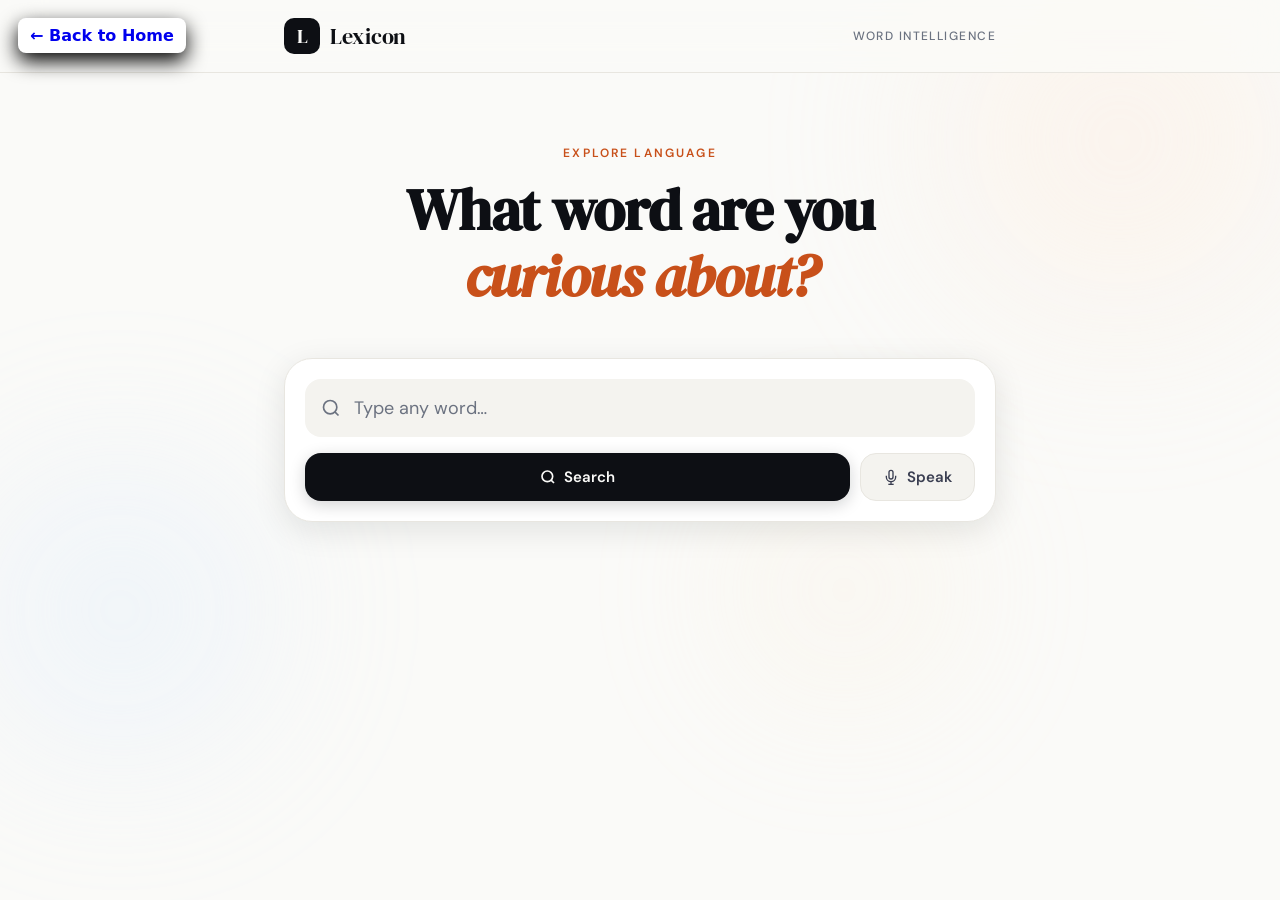
<file: public/Word_dictionary/index.html>
<!DOCTYPE html>
<html lang="en">
<head>
  <meta charset="UTF-8" />
  <meta name="viewport" content="width=device-width, initial-scale=1.0" />
  <title>Lexicon — Smart Dictionary</title>
  <link rel="preconnect" href="https://fonts.googleapis.com" />
  <link href="https://fonts.googleapis.com/css2?family=DM+Serif+Display:ital@0;1&family=DM+Sans:wght@300;400;500;600&display=swap" rel="stylesheet" />
  <link rel="stylesheet" href="style.css" />
</head>
<body>
<a href="/" class="project-back-button" style="position:fixed;left:18px;top:18px;padding:8px 12px;border-radius:8px;background:white;text-decoration:none;z-index:9999;font-weight:700;font-family:Inter, system-ui, sans-serif;box-shadow:0 8px 20px rgba(0, 0, 0);">← Back to Home</a>


  <!-- Ambient background orbs -->
  <div class="bg-orb orb-1"></div>
  <div class="bg-orb orb-2"></div>
  <div class="bg-orb orb-3"></div>

  <nav>
    <div class="nav-inner">
      <div class="logo">
        <span class="logo-mark">L</span>
        <span class="logo-text">Lexicon</span>
      </div>
      <span class="nav-tagline">Word Intelligence</span>
    </div>
  </nav>

  <main>
    <section class="hero">
      <p class="hero-eyebrow">Explore Language</p>
      <h1 class="hero-title">What word are you<br><em>curious about?</em></h1>

      <div class="search-box">
        <div class="search-field-wrap">
          <svg class="search-icon" viewBox="0 0 24 24" fill="none" stroke="currentColor" stroke-width="2">
            <circle cx="11" cy="11" r="8"/><path d="m21 21-4.35-4.35"/>
          </svg>
          <input type="text" id="input" placeholder="Type any word…" autocomplete="off" spellcheck="false" />
          <button id="clear-btn" class="clear-btn" title="Clear">✕</button>
        </div>
        <div class="search-actions">
          <button id="search" class="btn btn-primary">
            <svg viewBox="0 0 24 24" fill="none" stroke="currentColor" stroke-width="2.5"><circle cx="11" cy="11" r="8"/><path d="m21 21-4.35-4.35"/></svg>
            Search
          </button>
          <button id="start-btn" class="btn btn-ghost" title="Voice search">
            <svg viewBox="0 0 24 24" fill="none" stroke="currentColor" stroke-width="2"><path d="M12 2a3 3 0 0 1 3 3v7a3 3 0 0 1-6 0V5a3 3 0 0 1 3-3z"/><path d="M19 10v2a7 7 0 0 1-14 0v-2"/><line x1="12" y1="19" x2="12" y2="23"/><line x1="8" y1="23" x2="16" y2="23"/></svg>
            Speak
          </button>
          <button id="stop-btn" class="btn btn-ghost btn-danger hidden" title="Stop">
            <svg viewBox="0 0 24 24" fill="currentColor"><rect x="6" y="6" width="12" height="12" rx="2"/></svg>
            Stop
          </button>
        </div>
      </div>

      <div class="recent-searches hidden" id="recentSearches">
        <span class="recent-title">Recent Searches:</span>
        <div class="recent-chips" id="recentChips"></div>
      </div>

      <div class="mic-status hidden" id="mic-status">
        <span class="mic-pulse"></span>
        <span>Listening…</span>
      </div>
    </section>

    <!-- Loading State -->
    <div class="loading-state hidden" id="loading">
      <div class="loader-ring"></div>
      <p>Looking it up…</p>
    </div>

    <!-- Error State -->
    <div class="error-state hidden" id="error-state">
      <div class="error-icon">∅</div>
      <p id="error-msg">Word not found. Try a different spelling.</p>
    </div>

    <!-- Result Panel -->
    <div class="result-panel hidden" id="result">

      <!-- Header -->
      <div class="result-header">
        <div class="result-word-block">
          <div class="word-meta-row">
            <span class="pos-badge" id="pos-badge">noun</span>
            <span class="word-index" id="word-index"></span>
          </div>
          <h2 class="result-word" id="result-word"></h2>
          <p class="result-phonetic" id="result-phonetic"></p>
        </div>
        <button class="audio-play-btn hidden" id="audio-btn" title="Play pronunciation">
          <svg id="audio-icon" viewBox="0 0 24 24" fill="none" stroke="currentColor" stroke-width="2">
            <polygon points="11 5 6 9 2 9 2 15 6 15 11 19 11 5"/><path d="M15.54 8.46a5 5 0 0 1 0 7.07"/><path d="M19.07 4.93a10 10 0 0 1 0 14.14"/>
          </svg>
        </button>
      </div>

      <!-- Definition -->
      <div class="result-section">
        <div class="section-label">Definition</div>
        <p class="result-definition" id="result-def"></p>
        <p class="result-example hidden" id="result-example"></p>
      </div>

      <!-- Synonyms -->
      <div class="result-section" id="syn-section">
        <div class="section-label">Synonyms</div>
        <div class="chip-row" id="synonyms"></div>
      </div>

      <!-- Antonyms -->
      <div class="result-section" id="ant-section">
        <div class="section-label">Antonyms</div>
        <div class="chip-row" id="antonyms"></div>
      </div>

      <!-- Navigation if multiple meanings -->
      <div class="result-nav hidden" id="result-nav">
        <button class="nav-arrow" id="prev-btn">← Prev</button>
        <span id="nav-counter"></span>
        <button class="nav-arrow" id="next-btn">Next →</button>
      </div>

    </div>
  </main>

  <script src="app.js"></script>
</body>
</html>
</file>
<file: public/Word_dictionary/style.css>
/* ─── Reset & Tokens ─── */
*, *::before, *::after { box-sizing: border-box; margin: 0; padding: 0; }

:root {
  --ink:        #0d0f14;
  --ink-mid:    #3b3f52;
  --ink-soft:   #6b7280;
  --paper:      #fafaf8;
  --surface:    #ffffff;
  --surface-2:  #f4f3ef;
  --line:       #e8e6e0;
  --accent:     #c8501a;
  --accent-2:   #1a6bc8;
  --gold:       #d4a844;
  --green:      #1a8c5a;
  --radius-sm:  8px;
  --radius-md:  16px;
  --radius-lg:  28px;
  --shadow-sm:  0 2px 8px rgba(13,15,20,.06);
  --shadow-md:  0 8px 32px rgba(13,15,20,.10);
  --shadow-lg:  0 24px 64px rgba(13,15,20,.13);
  --font-serif: 'DM Serif Display', Georgia, serif;
  --font-sans:  'DM Sans', system-ui, sans-serif;
  --ease-spring: cubic-bezier(.34,1.56,.64,1);
  --ease-out:    cubic-bezier(.16,1,.3,1);
}

html { font-size: 16px; scroll-behavior: smooth; }

body {
  font-family: var(--font-sans);
  background: var(--paper);
  color: var(--ink);
  min-height: 100vh;
  overflow-x: hidden;
  position: relative;
}

/* ─── Ambient Orbs ─── */
.bg-orb {
  position: fixed;
  border-radius: 50%;
  filter: blur(80px);
  pointer-events: none;
  z-index: 0;
  opacity: .45;
}
.orb-1 {
  width: 520px; height: 520px;
  background: radial-gradient(circle, #ffe8d6 0%, transparent 70%);
  top: -120px; right: -100px;
  animation: drift1 18s ease-in-out infinite alternate;
}
.orb-2 {
  width: 400px; height: 400px;
  background: radial-gradient(circle, #d6e8ff 0%, transparent 70%);
  bottom: 10%; left: -80px;
  animation: drift2 22s ease-in-out infinite alternate;
}
.orb-3 {
  width: 280px; height: 280px;
  background: radial-gradient(circle, #ffefd6 0%, transparent 70%);
  top: 50%; left: 55%;
  animation: drift3 14s ease-in-out infinite alternate;
}
@keyframes drift1 { from { transform: translate(0,0) scale(1); } to { transform: translate(-40px, 60px) scale(1.1); } }
@keyframes drift2 { from { transform: translate(0,0) scale(1); } to { transform: translate(50px,-40px) scale(1.08); } }
@keyframes drift3 { from { transform: translate(0,0) scale(1); } to { transform: translate(-30px,30px) scale(.95); } }

/* ─── Nav ─── */
nav {
  position: sticky; top: 0; z-index: 100;
  background: rgba(250,250,248,.82);
  backdrop-filter: blur(20px) saturate(180%);
  -webkit-backdrop-filter: blur(20px) saturate(180%);
  border-bottom: 1px solid var(--line);
}
.nav-inner {
  max-width: 760px;
  margin: 0 auto;
  padding: 18px 24px;
  display: flex;
  align-items: center;
  justify-content: space-between;
}
.logo { display: flex; align-items: center; gap: 10px; }
.logo-mark {
  width: 36px; height: 36px;
  background: var(--ink);
  color: var(--paper);
  font-family: var(--font-serif);
  font-size: 20px;
  display: flex; align-items: center; justify-content: center;
  border-radius: 10px;
  letter-spacing: -.5px;
}
.logo-text {
  font-family: var(--font-serif);
  font-size: 22px;
  letter-spacing: -.3px;
  color: var(--ink);
}
.nav-tagline {
  font-size: 12px;
  font-weight: 500;
  letter-spacing: .12em;
  text-transform: uppercase;
  color: var(--ink-soft);
}

/* ─── Main ─── */
main {
  position: relative; z-index: 1;
  max-width: 760px;
  margin: 0 auto;
  padding: 0 24px 80px;
}

/* ─── Hero ─── */
.hero {
  padding: 72px 0 56px;
  text-align: center;
}
.hero-eyebrow {
  font-size: 12px;
  font-weight: 600;
  letter-spacing: .18em;
  text-transform: uppercase;
  color: var(--accent);
  margin-bottom: 16px;
  opacity: 0;
  animation: fadeUp .6s var(--ease-out) .1s forwards;
}
.hero-title {
  font-family: var(--font-serif);
  font-size: clamp(32px, 6vw, 58px);
  line-height: 1.15;
  color: var(--ink);
  letter-spacing: -.02em;
  margin-bottom: 48px;
  opacity: 0;
  animation: fadeUp .7s var(--ease-out) .2s forwards;
}
.hero-title em {
  font-style: italic;
  color: var(--accent);
}

/* ─── Search Box ─── */
.search-box {
  background: var(--surface);
  border: 1px solid var(--line);
  border-radius: var(--radius-lg);
  padding: 20px 20px 20px;
  box-shadow: var(--shadow-md);
  display: flex;
  flex-direction: column;
  gap: 16px;
  opacity: 0;
  animation: fadeUp .8s var(--ease-out) .35s forwards;
  transition: box-shadow .3s ease;
}
.search-box:focus-within {
  box-shadow: var(--shadow-lg), 0 0 0 3px rgba(200,80,26,.12);
  border-color: rgba(200,80,26,.3);
}
.search-field-wrap {
  position: relative;
  display: flex;
  align-items: center;
}
.search-icon {
  position: absolute; left: 16px;
  width: 20px; height: 20px;
  color: var(--ink-soft);
  pointer-events: none;
  flex-shrink: 0;
}
#input {
  width: 100%;
  padding: 16px 48px 16px 48px;
  font-family: var(--font-sans);
  font-size: 18px;
  font-weight: 400;
  color: var(--ink);
  background: var(--surface-2);
  border: 1.5px solid transparent;
  border-radius: var(--radius-md);
  outline: none;
  transition: border-color .2s, background .2s;
  caret-color: var(--accent);
}
#input::placeholder { color: var(--ink-soft); }
#input:focus {
  border-color: var(--accent);
  background: var(--surface);
}
.clear-btn {
  position: absolute; right: 14px;
  background: none; border: none;
  color: var(--ink-soft);
  font-size: 14px; cursor: pointer;
  width: 28px; height: 28px;
  border-radius: 50%;
  display: none;
  align-items: center; justify-content: center;
  transition: background .2s, color .2s;
}
.clear-btn:hover { background: var(--line); color: var(--ink); }
.clear-btn.visible { display: flex; }

.search-actions {
  display: flex;
  gap: 10px;
}

/* ─── Buttons ─── */
.btn {
  display: inline-flex;
  align-items: center;
  gap: 8px;
  padding: 13px 22px;
  border: none;
  border-radius: var(--radius-md);
  font-family: var(--font-sans);
  font-size: 15px;
  font-weight: 600;
  cursor: pointer;
  transition: transform .2s var(--ease-spring), box-shadow .2s, opacity .15s;
  white-space: nowrap;
}
.btn svg { width: 16px; height: 16px; }
.btn:hover { transform: translateY(-2px); }
.btn:active { transform: translateY(0) scale(.97); }

.btn-primary {
  background: var(--ink);
  color: var(--paper);
  flex: 1;
  justify-content: center;
  box-shadow: 0 4px 16px rgba(13,15,20,.18);
}
.btn-primary:hover { box-shadow: 0 8px 24px rgba(13,15,20,.24); }

.btn-ghost {
  background: var(--surface-2);
  color: var(--ink-mid);
  border: 1.5px solid var(--line);
}
.btn-ghost:hover { background: var(--line); }

.btn-danger { color: var(--accent); }

.hidden { display: none !important; }

/* ─── Mic Status ─── */
.mic-status {
  display: flex;
  align-items: center;
  justify-content: center;
  gap: 10px;
  margin-top: 20px;
  font-size: 14px;
  font-weight: 500;
  color: var(--accent);
  animation: fadeUp .3s var(--ease-out);
}
.mic-pulse {
  width: 10px; height: 10px;
  border-radius: 50%;
  background: var(--accent);
  animation: pulse 1s ease-in-out infinite;
}
@keyframes pulse {
  0%,100% { transform: scale(1); opacity: 1; }
  50% { transform: scale(1.5); opacity: .5; }
}

/* ─── Loading ─── */
.loading-state {
  display: flex;
  flex-direction: column;
  align-items: center;
  gap: 20px;
  padding: 60px 0;
  color: var(--ink-soft);
  font-size: 15px;
}
.loader-ring {
  width: 44px; height: 44px;
  border: 3px solid var(--line);
  border-top-color: var(--ink);
  border-radius: 50%;
  animation: spin .9s linear infinite;
}
@keyframes spin { to { transform: rotate(360deg); } }

/* ─── Error ─── */
.error-state {
  display: flex;
  flex-direction: column;
  align-items: center;
  gap: 16px;
  padding: 60px 0;
  text-align: center;
  animation: fadeUp .4s var(--ease-out);
}
.error-icon {
  font-size: 48px;
  color: var(--ink-soft);
  line-height: 1;
}
#error-msg {
  font-size: 16px;
  color: var(--ink-soft);
  max-width: 280px;
}

/* ─── Result Panel ─── */
.result-panel {
  margin-top: 40px;
  display: flex;
  flex-direction: column;
  gap: 0;
  animation: fadeUp .55s var(--ease-out);
}

/* Header */
.result-header {
  background: var(--surface);
  border: 1px solid var(--line);
  border-radius: var(--radius-lg) var(--radius-lg) 0 0;
  padding: 36px 36px 32px;
  display: flex;
  align-items: flex-start;
  justify-content: space-between;
  gap: 24px;
  box-shadow: var(--shadow-sm);
}
.result-word-block { flex: 1; }
.word-meta-row {
  display: flex;
  align-items: center;
  gap: 10px;
  margin-bottom: 10px;
}
.pos-badge {
  font-size: 11px;
  font-weight: 700;
  letter-spacing: .12em;
  text-transform: uppercase;
  color: var(--surface);
  background: var(--ink);
  padding: 4px 12px;
  border-radius: 30px;
}
.word-index {
  font-size: 12px;
  color: var(--ink-soft);
  font-weight: 500;
}
.result-word {
  font-family: var(--font-serif);
  font-size: clamp(36px, 7vw, 64px);
  line-height: 1;
  color: var(--ink);
  letter-spacing: -.025em;
}
.result-phonetic {
  font-size: 18px;
  color: var(--ink-soft);
  font-style: italic;
  margin-top: 8px;
  font-family: var(--font-serif);
}

/* Audio button */
.audio-play-btn {
  flex-shrink: 0;
  width: 56px; height: 56px;
  border-radius: 50%;
  border: 2px solid var(--line);
  background: var(--surface);
  color: var(--ink);
  cursor: pointer;
  display: flex;
  align-items: center;
  justify-content: center;
  transition: all .25s var(--ease-spring);
  box-shadow: var(--shadow-sm);
  margin-top: 6px;
}
.audio-play-btn svg { width: 22px; height: 22px; }
.audio-play-btn:hover {
  background: var(--ink);
  color: var(--paper);
  border-color: var(--ink);
  transform: scale(1.1);
  box-shadow: var(--shadow-md);
}
.audio-play-btn.playing {
  background: var(--accent);
  border-color: var(--accent);
  color: white;
  animation: breathe 1.2s ease-in-out infinite;
}
@keyframes breathe {
  0%,100% { transform: scale(1); }
  50% { transform: scale(1.08); }
}

/* Sections */
.result-section {
  background: var(--surface);
  border: 1px solid var(--line);
  border-top: none;
  padding: 28px 36px;
  transition: background .2s;
}
.result-section:last-of-type:not(.result-nav) {
  border-radius: 0 0 var(--radius-lg) var(--radius-lg);
}
.result-section:hover { background: #fdfdfc; }

.section-label {
  font-size: 10px;
  font-weight: 700;
  letter-spacing: .18em;
  text-transform: uppercase;
  color: var(--ink-soft);
  margin-bottom: 14px;
}
.result-definition {
  font-size: 17px;
  line-height: 1.75;
  color: var(--ink-mid);
}
.result-example {
  margin-top: 14px;
  font-size: 15px;
  font-style: italic;
  color: var(--ink-soft);
  padding-left: 16px;
  border-left: 3px solid var(--gold);
  line-height: 1.65;
}

/* Chips */
.chip-row {
  display: flex;
  flex-wrap: wrap;
  gap: 8px;
}
.chip {
  font-size: 13px;
  font-weight: 500;
  padding: 7px 14px;
  border-radius: 30px;
  cursor: pointer;
  border: 1.5px solid transparent;
  transition: all .2s var(--ease-spring);
  line-height: 1;
}
.chip-syn {
  background: #eef6f1;
  color: var(--green);
  border-color: #c3e4d0;
}
.chip-syn:hover {
  background: var(--green);
  color: white;
  border-color: var(--green);
  transform: translateY(-2px);
  box-shadow: 0 4px 12px rgba(26,140,90,.25);
}
.chip-ant {
  background: #fdf0ee;
  color: var(--accent);
  border-color: #f5cfc5;
}
.chip-ant:hover {
  background: var(--accent);
  color: white;
  border-color: var(--accent);
  transform: translateY(-2px);
  box-shadow: 0 4px 12px rgba(200,80,26,.25);
}
.chip-empty {
  color: var(--ink-soft);
  font-style: italic;
  font-size: 14px;
  border: none;
  padding-left: 0;
  cursor: default;
}
.chip-empty:hover { transform: none; box-shadow: none; }

/* Nav for meanings */
.result-nav {
  display: flex;
  align-items: center;
  justify-content: space-between;
  background: var(--surface-2);
  border: 1px solid var(--line);
  border-top: none;
  border-radius: 0 0 var(--radius-lg) var(--radius-lg);
  padding: 16px 28px;
  font-size: 13px;
  color: var(--ink-soft);
  font-weight: 500;
}
.nav-arrow {
  background: none;
  border: 1.5px solid var(--line);
  border-radius: var(--radius-sm);
  padding: 8px 18px;
  font-size: 13px;
  font-weight: 600;
  color: var(--ink-mid);
  cursor: pointer;
  transition: all .2s var(--ease-spring);
  font-family: var(--font-sans);
}
.nav-arrow:hover {
  background: var(--ink);
  color: var(--paper);
  border-color: var(--ink);
  transform: translateY(-1px);
}
.nav-arrow:disabled {
  opacity: .35;
  cursor: default;
  transform: none;
}

/* ─── Animations ─── */
@keyframes fadeUp {
  from { opacity: 0; transform: translateY(18px); }
  to   { opacity: 1; transform: translateY(0); }
}

/* ─── Mobile ─── */
@media (max-width: 600px) {
  .hero { padding: 48px 0 40px; }
  .nav-tagline { display: none; }
  .search-actions { flex-direction: column; }
  .btn-primary { width: 100%; }
  .result-header {
    padding: 26px 22px 22px;
    flex-direction: column-reverse;
    gap: 16px;
  }
  .audio-play-btn { align-self: flex-end; margin-top: 0; }
  .result-section { padding: 22px 22px; }
  .result-nav { padding: 14px 20px; }
}

/* ─── Recent Searches History ─── */
.recent-searches {
  display: flex;
  align-items: center;
  gap: 12px;
  margin-top: 20px;
  flex-wrap: wrap;
  justify-content: center;
  font-size: 13px;
  font-weight: 500;
  animation: fadeUp .3s var(--ease-out);
}
.recent-searches.hidden {
  display: none !important;
}
.recent-title {
  color: var(--ink-soft);
}
.recent-chips {
  display: flex;
  flex-wrap: wrap;
  gap: 8px;
}
.recent-chip {
  background: var(--surface-2);
  border: 1px solid var(--line);
  color: var(--ink-mid);
  padding: 5px 12px;
  border-radius: 20px;
  cursor: pointer;
  transition: all 0.2s ease;
  font-size: 12px;
  font-weight: 600;
}
.recent-chip:hover {
  background: var(--ink);
  color: var(--paper);
  border-color: var(--ink);
  transform: translateY(-1px);
}

/* ─── Scrollbar ─── */
::-webkit-scrollbar { width: 6px; }
::-webkit-scrollbar-track { background: transparent; }
::-webkit-scrollbar-thumb { background: var(--line); border-radius: 3px; }
::-webkit-scrollbar-thumb:hover { background: var(--ink-soft); }
</file>
